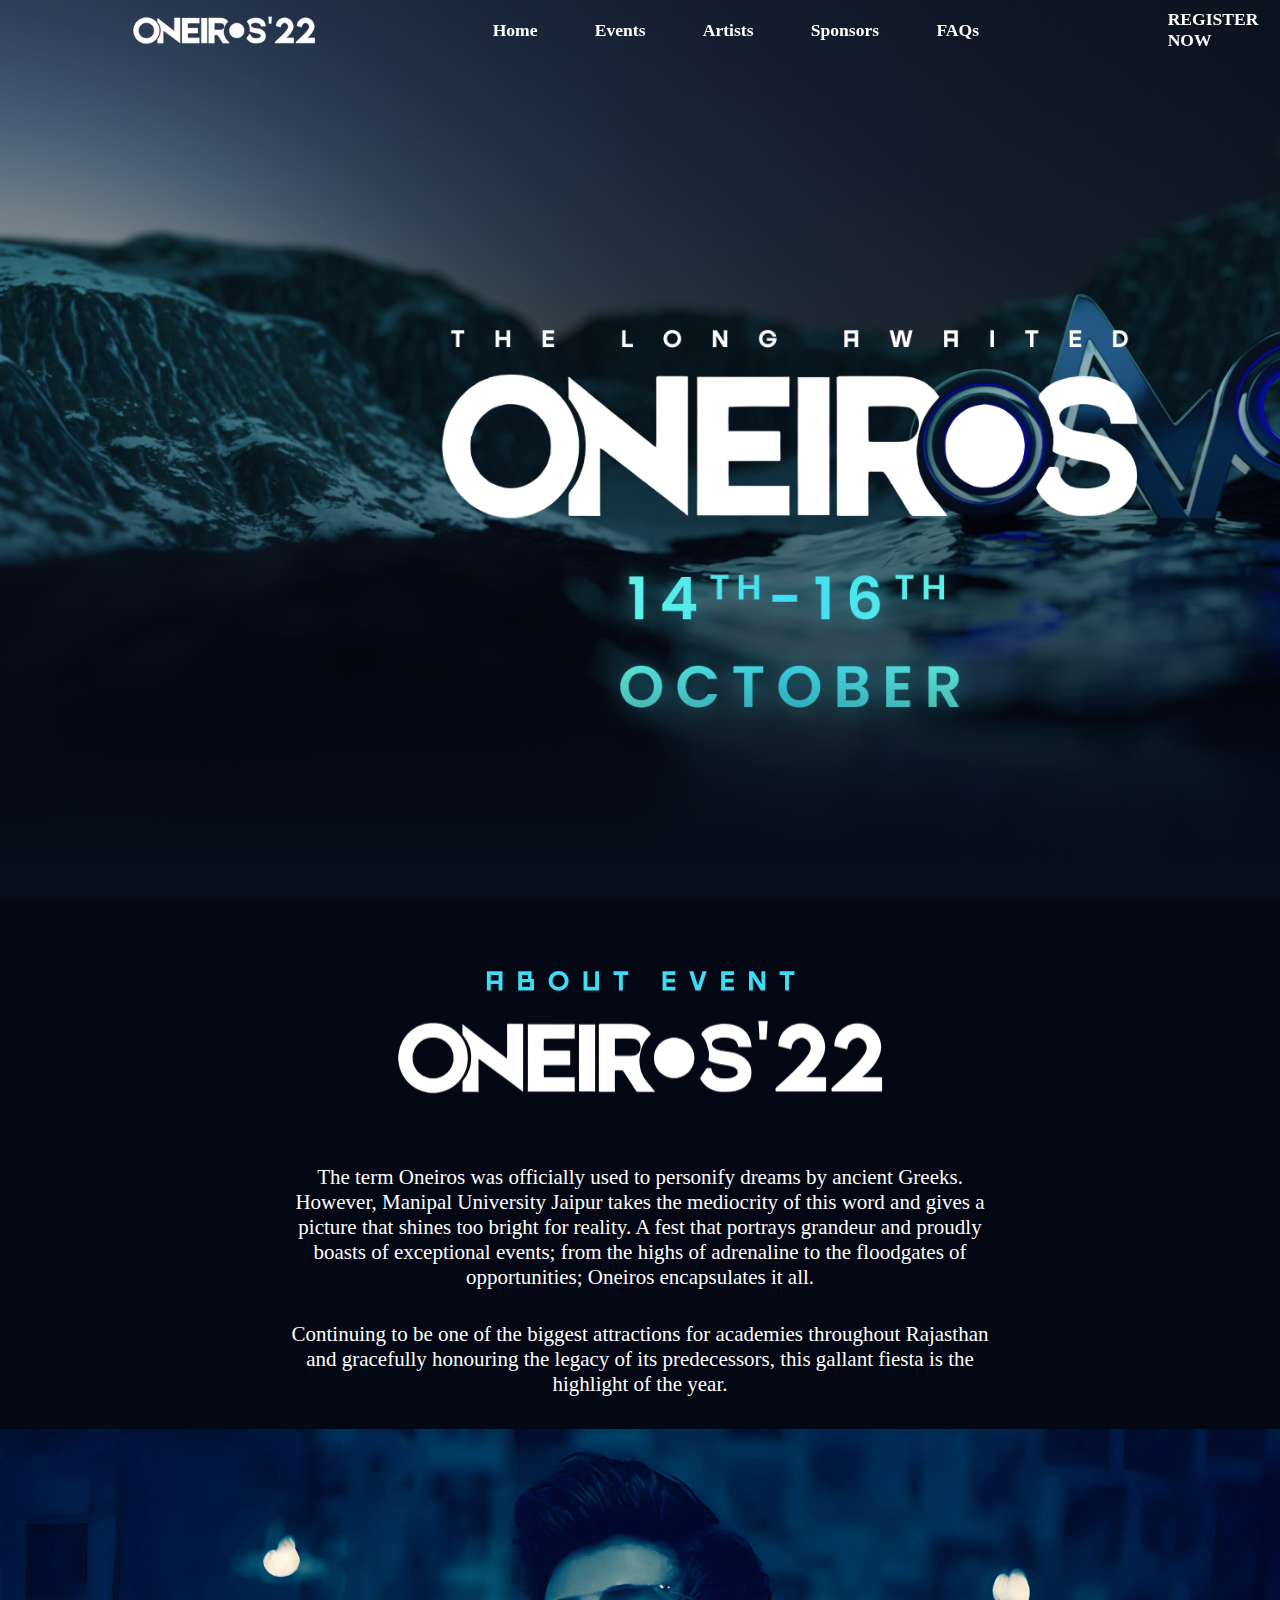
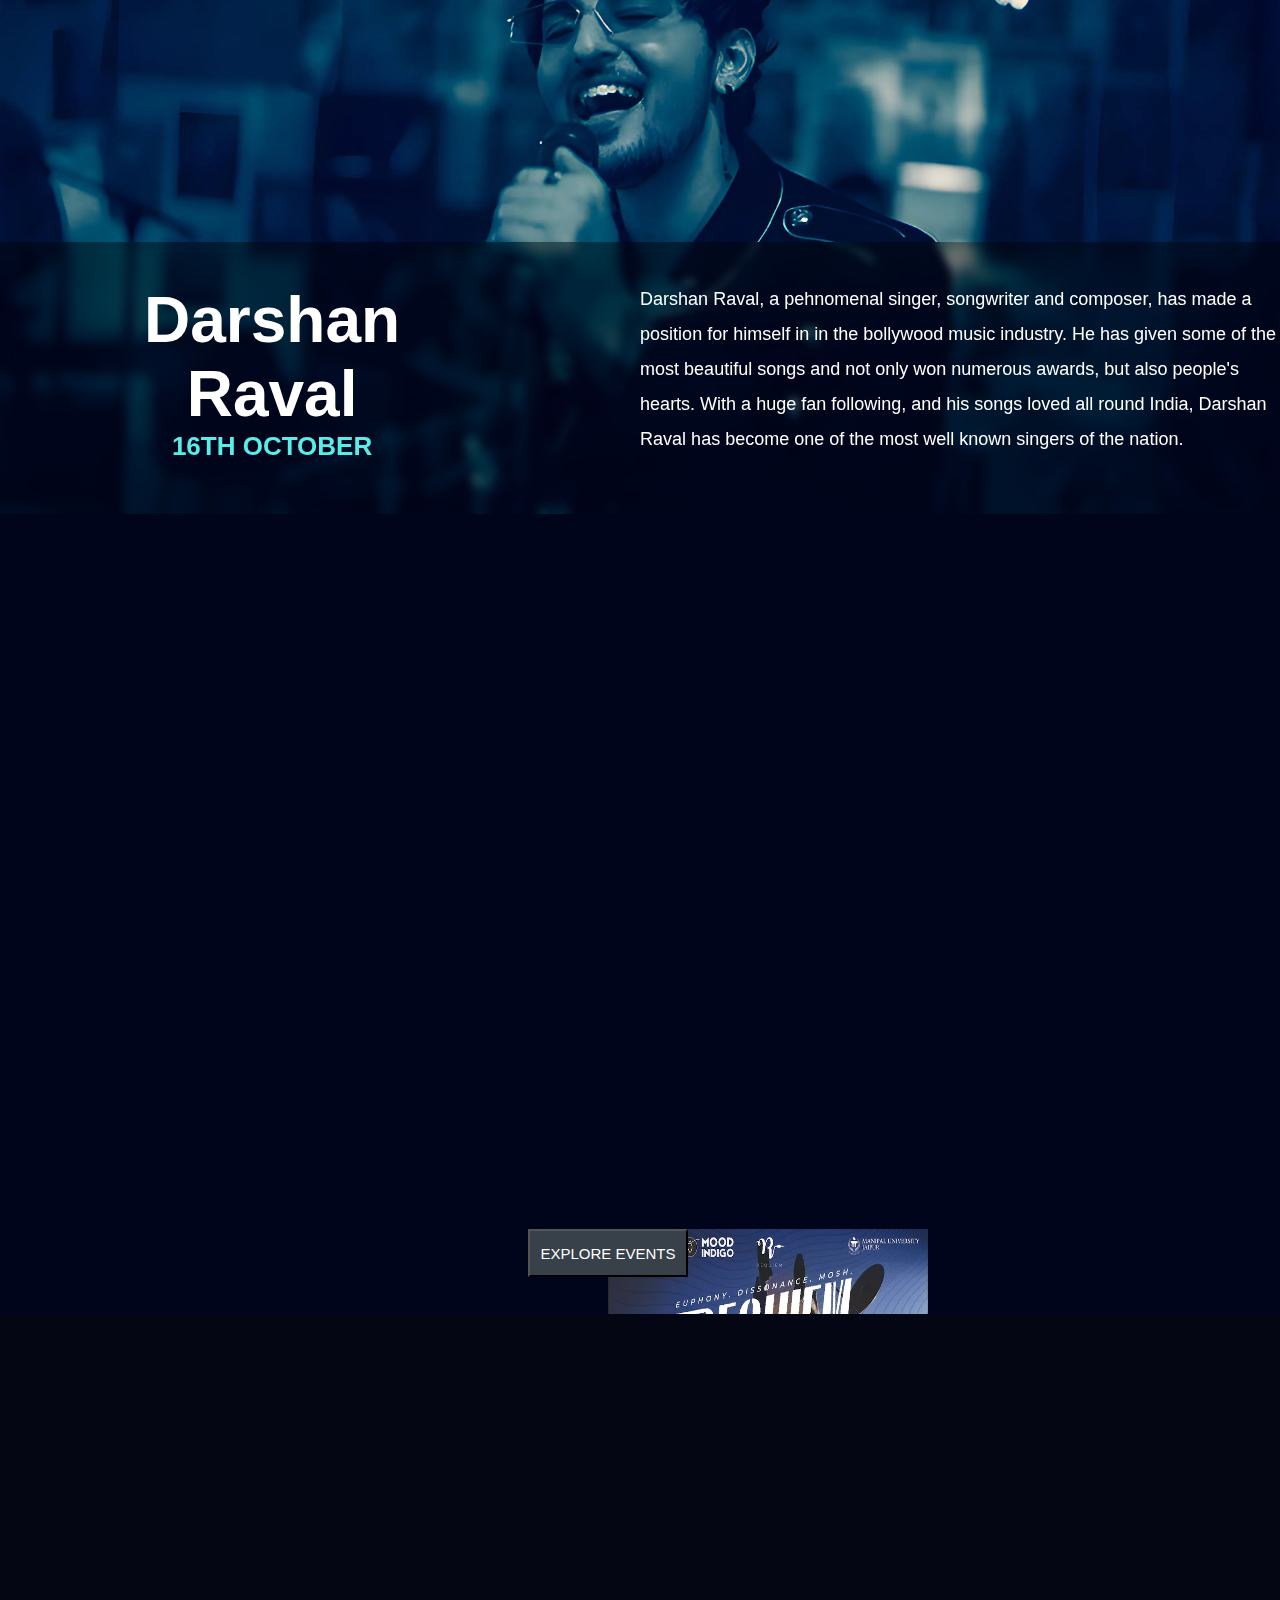
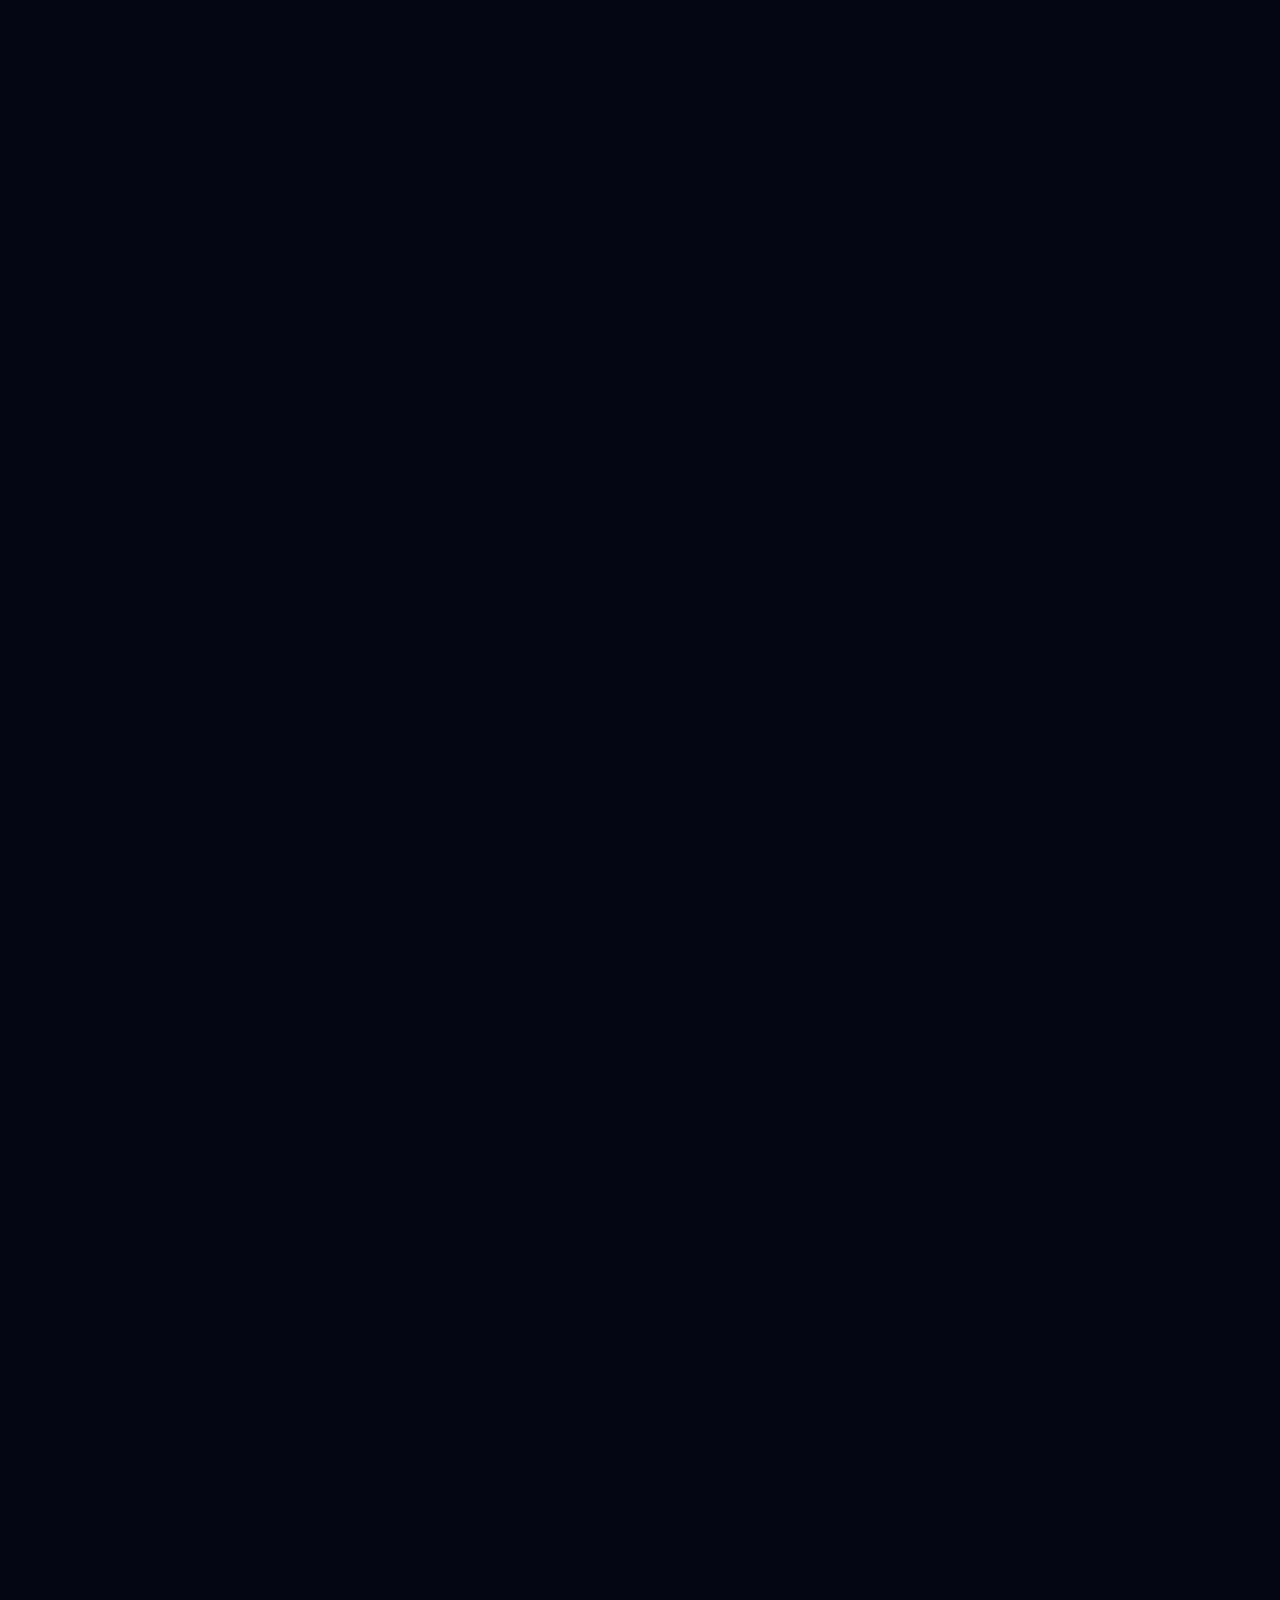
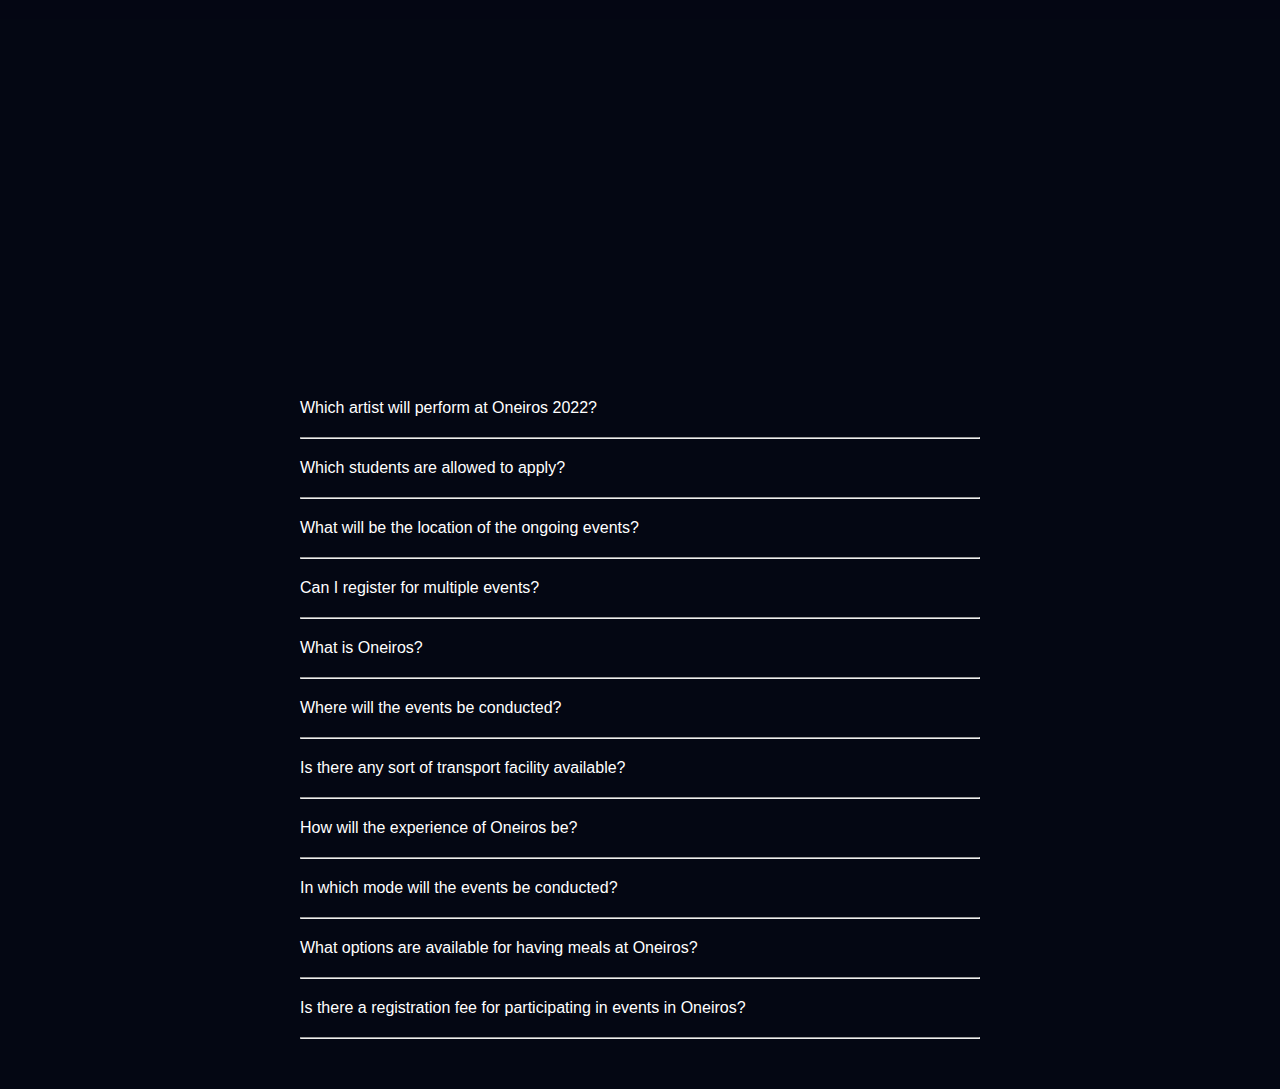
<file: index.html>
<html lang="en">
<head>
    <meta charset="UTF-8">
    <meta http-equiv="X-UA-Compatible" content="IE=edge">
    <meta name="viewport" content="width=device-width, initial-scale=1.0">
    <link rel="stylesheet" href="styles.css">
    <link rel="stylesheet" href="https://unpkg.com/aos@next/dist/aos.css" />
    <title>Onerois</title>
    <!-- -----------------------------------------------------------------------Title logo--------------------------------------------------------------------------- -->
    <link rel="apple-touch-icon" sizes="180x180" href="/Home/favicon/apple-touch-icon.png">
    <link rel="icon" type="image/png" sizes="32x32" href="/Home/favicon/favicon-32x32.png">
    <link rel="icon" type="image/png" sizes="16x16" href="/Home/favicon/favicon-16x16.png">
    <link rel="manifest" href="/Home/favicon/site.webmanifest">
</head>
<body>
    <!-- ----------------------------------------------------------------------------Main---------------------------------------------------------------------------- -->
    <div id="home">
        <nav class="navbar">
            <a href="/index.html"><img src="Home/onoLogo.webp"></a>
            <div class="nav-items">
                <a href="#home"><h3>Home</h3></a>
                <a href="#events"><h3>Events</h3></a>
                <a href="#artists"><h3>Artists</h3></a>
                <a href="#sponsors"><h3>Sponsors</h3></a>
                <a href="#FAQs" class="nav-item"><h3>FAQs</h3></a>
            </div>
            <a href="http://localhost:3000/Registration/index.php" class="register" target="_blank"><h3>REGISTER NOW</h3></a>
        </nav>
        <div class="blur"></div>
    </div>
    <!-- --------------------------------------------------------------------------About ONO------------------------------------------------------------------------- -->
    <div class="about-ono">
            <img src="About/abouteventono.6f4f7fb4.svg">
            <div class="about-ono-intro-div">
                <p>The term Oneiros was officially used to personify dreams by ancient Greeks. However, Manipal University Jaipur takes the mediocrity of this word and gives a picture that shines too bright for reality. A fest that portrays grandeur and proudly boasts of exceptional events; from the highs of adrenaline to the floodgates of opportunities; Oneiros encapsulates it all.</p>
                <p>Continuing to be one of the biggest attractions for academies throughout Rajasthan and gracefully honouring the legacy of its predecessors, this gallant fiesta is the highlight of the year.</p>
            </div>
    </div>
    <!-- ---------------------------------------------------------------------------Artists-------------------------------------------------------------------------- -->
    <div class="artists-wrap">
        <div class="artists" id="artists">
            <div class="darshanrawal">
                <img src="Artists/darshanrawal.webp">
                <div class="darshanrawal-info-div">
                    <h1 class="darshanrawal-main">Darshan<br>Raval<br><span class="darshan-date">16TH OCTOBER</span></h1>
                    <p class="darshanrawal-info">Darshan Raval, a pehnomenal singer, songwriter and composer, has made a position for himself in in the bollywood music industry. He has given some of the most beautiful songs and not only won numerous awards, but also people's hearts. With a huge fan following, and his songs loved all round India, Darshan Raval has become one of the most well known singers of the nation.</p>
                </div>
            </div>
            <div class="aerreo">
                <img src="Artists/aerreo3.webp">
                <div class="aerreo-info-div">
                    <h1 class="aerreo-main">ARREO<br><span class="aerreo-date">14TH OCTOBER</span></h1>
                    <p class="aerreo-info">Indian DJ/Producer signed on Armada Music, Cr2 Records, Starter Records And one of the very few Indian DJs to have played at the renowned Ministry of Sound Club, London. Played at the World's biggest and No.1 ranked Festival in the world - Ultra Music Festival, Miami Worked at one of the top dance music labels in the industry - Enhanced music</p>
                </div>
            </div>
            <div class="navjot">
                <img src="Artists/navjot.webp">
                <div class="navjot-info-div">
                    <h1 class="navjot-main">NAVJOT<br>AHUJA<br><span class="navjot-date">14TH OCTOBER</span></h1>
                    <p class="navjot-info">A talented vocalist and guitarist with a powerful voice making waves in the local music scene.</p>
                </div>
            </div>
        </div>
    </div>
    <!-- --------------------------------------------------------------------------Events---------------------------------------------------------------------------- -->
    <div class="events" id="events">
            <img  data-aos="fade-down" data-aos-duration="2000" data-aos-easing="ease-in-out" class="onoevents" src="Events/onoevents.webp">
            <div class="events-grid">
                <figure data-aos="slide-right" data-aos-duration="2000" data-aos-easing="ease-in-out">
                    <img class="events-photo" src="Events/cosmos.webp">
                    <figcaption class="events-photo-cap">Cosmos<br><span class="events-photo-cap-date">15th Oct | 6:00PM</span></figcaption>
                </figure>
                <figure data-aos="slide-up" data-aos-duration="2000" data-aos-easing="ease-in-out">
                    <img class="events-photo" src="Events/requiem.webp">
                    <figcaption class="events-photo-cap">Requiem<br><span class="events-photo-cap-date">14th Oct | 6:15PM</span></figcaption>
                </figure>
                <figure data-aos="slide-left" data-aos-duration="2000" data-aos-easing="ease-in-out">
                    <img class="events-photo" src="Events/destival.webp">
                    <figcaption class="events-photo-cap">Destival<br><span class="events-photo-cap-date">15th Oct | 7:30PM</span></figcaption>
                </figure>
            </div>
            <form action="/priyanshu/index.html" target="_blank" method="get">
                <button data-aos="slide-right" data-aos-easing="ease-in-out" data-aos-duration="2000" type="submit">EXPLORE EVENTS</button>
            </form>
    </div>
    <!-- --------------------------------------------------------------------------Sponsors-------------------------------------------------------------------------- -->
    <div class="Sponsors" id="sponsors">
            <img data-aos="fade-down" data-aos-duration="2000" data-aos-easing="ease-in-out" class="sponsors-img" src="Sponsors/sponsors.webp">
            <div class="sponsors-logo">
                <div data-aos="slide-right" data-aos-duration="2000" data-aos-easing="ease-in-out" class="sponsors-logo-div">
                    <a href="https://ubon.in/" target="_blank"><img class="sponsors-logo-div-img" src="Sponsors/ubon.webp"></a>
                    <a href="https://punjabibynature.in/" target="_blank"><img class="sponsors-logo-div-img" src="Sponsors/PBN_Whitw.webp"></a>
                </div>
                <div data-aos="slide-right" data-aos-duration="2000" data-aos-easing="ease-in-out" class="sponsors-logo-div">
                    <a href="https://www.ohiapp.com/" target="_blank"><img class="sponsors-logo-div-img" src="Sponsors/Ohi.webp"></a>
                    <a href="https://sleepyowl.co/" target="_blank"><img class="sponsors-logo-div-img" src="Sponsors/SleepyOwl.webp"></a>
                </div>
                <div data-aos="slide-right" data-aos-duration="2000" data-aos-easing="ease-in-out" class="sponsors-logo-div">
                    <a href="https://www.coca-colacompany.com/" target="_blank"><img class="sponsors-logo-div-img" src="Sponsors/coke.webp"></a>
                    <a href="https://www.instagram.com/aperturemuj/" target="_blank"><img class="sponsors-logo-div-img" src="Sponsors/Aperture.webp"></a>
                </div>
                <div data-aos="slide-right" data-aos-duration="2000" data-aos-easing="ease-in-out" class="sponsors-logo-div">
                    <a href="https://www.facebook.com/sasdunes/about_details" target="_blank"><img class="sponsors-logo-div-img" src="Sponsors/sas.webp"></a>
                    <a href="https://tribevibe.live/" target="_blank"><img class="sponsors-logo-div-img" src="Sponsors/tribevibelogo.webp"></a>
                </div>
                <div data-aos="slide-right" data-aos-duration="2000" data-aos-easing="ease-in-out" class="sponsors-logo-div">
                    <a href="https://www.redbull.com/in-en/" target="_blank"><img class="sponsors-logo-div-img" src="Sponsors/redbull.webp"></a>
                    <a href="https://moodi.org/" target="_blank"><img class="sponsors-logo-div-img" src="Sponsors/moodindigo.webp"></a>
                </div>
                <div data-aos="slide-right" data-aos-duration="2000" data-aos-easing="ease-in-out" class="sponsors-logo-div">    
                    <img class="sponsors-logo-div-img" src="Sponsors/rocky logo.webp">
                    <a href="https://www.dhampur.com/" target="_blank"><img class="sponsors-logo-div-img" src="Sponsors/dhampur.webp"></a>
                </div>
                <div data-aos="slide-right" data-aos-duration="2000" data-aos-easing="ease-in-out" class="sponsors-logo-div">    
                    <a href="https://ricekraft.com/" target="_blank"><img class="sponsors-logo-div-img" src="Sponsors/RiceCraft.webp"></a>
                    <a href="https://songdew.com/" target="_blank"><img class="sponsors-logo-div-img" src="Sponsors/songdew.webp"></a>
                </div>
                <div data-aos="slide-right" data-aos-duration="2000" data-aos-easing="ease-in-out" class="sponsors-logo-div">    
                    <img class="sponsors-logo-div-img" src="Sponsors/anandan.webp">
                    <a href="https://www.lordshotels.com/hotels/lords-plaza-jaipur" target="_blank"><img class="sponsors-logo-div-img" src="Sponsors/thelordplaza.webp"></a>
                    <a href="https://www.instagram.com/tattoo_tattva/?hl=en" target="_blank"><img class="sponsors-logo-div-img" src="Sponsors/tattootattva.webp"></a>
                </div>
            </div>
    </div>
    <!-- --------------------------------------------------------------------------FAQs------------------------------------------------------------------------------ -->
    <div class="FAQs" id="FAQs">
        <img data-aos="fade-down" data-aos-duration="2000" data-aos-easing="ease-in-out" class="introImage" src="Faqs/introImage.webp">
        <div class="faq-info">
            <p class="ques">Which artist will perform at Oneiros 2022?</p>
            <p class="ans">The leading light of Oneiros will be announced soon on our social media handles.</p>
            <hr>
            <p class="ques">Which students are allowed to apply?</p>
            <p class="ans">Students from all colleges across the globe are welcome to apply.</p>
            <hr>
            <p class="ques">What will be the location of the ongoing events?</p>
            <p class="ans">All participants will be informed about the time and location of the relevant events by the corresponding organizers.</p>
            <hr>
            <p class="ques">Can I register for multiple events?</p>
            <p class="ans">Yes, you can register for as many events as you want but their timings might overlap.</p>
            <hr>
            <p class="ques">What is Oneiros?</p>
            <p class="ans">Oneiros is the annual cultural fest of Manipal University Jaipur.</p>
            <hr>
            <p class="ques">Where will the events be conducted?</p>
            <p class="ans">All events will be conducted inside the University campus.</p>
            <hr>
            <p class="ques">Is there any sort of transport facility available?</p>
            <p class="ans">No, make sure to acquire tranport before attending the fest.</p>
            <hr>
            <p class="ques">How will the experience of Oneiros be?</p>
            <p class="ans">The experience will be integrating, enriching and fulfilling to say the least.</p>
            <hr>
            <p class="ques">In which mode will the events be conducted?</p>
            <p class="ans">All events will be conducted in offline mode.</p>
            <hr>
            <p class="ques">What options are available for having meals at Oneiros?</p>
            <p class="ans">There will be abundant food vendours available throughout campus during the fest.</p>
            <hr>
            <p class="ques">Is there a registration fee for participating in events in Oneiros?</p>
            <p class="ans">Refer events tab for more information.</p>
            <hr>
        </div>
    </div>
    <script src="https://unpkg.com/aos@next/dist/aos.js"></script>
    <script src="main.js"></script>
    <script>
    AOS.init();
    </script>
</body>
</html>
</file>
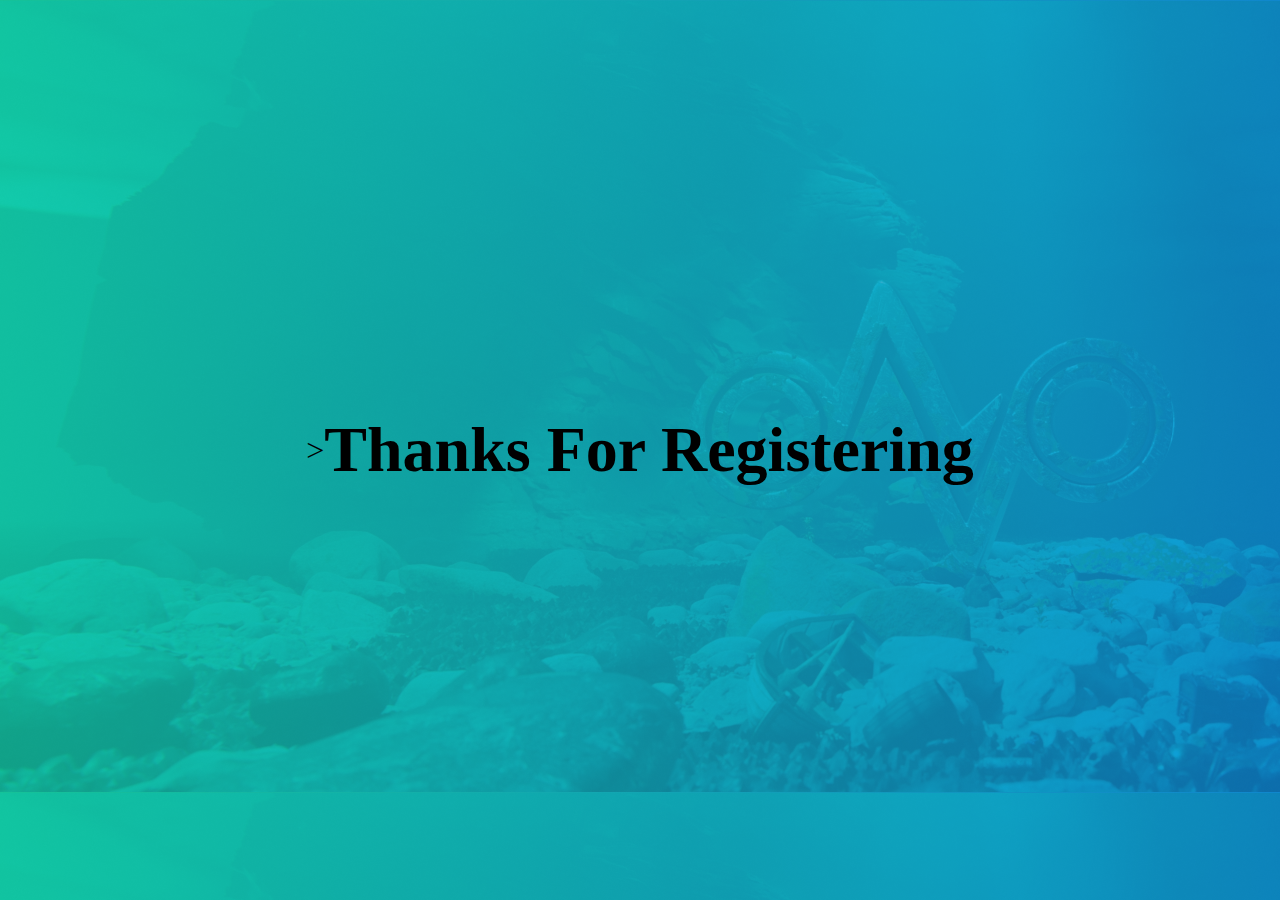
<file: End/end.html>
<!DOCTYPE html>>
<html>
    <head>
        <link href="style.css" rel="stylesheet">
    </head>
    <body>
        <div class="end">
            <h1>Thanks For Registering</h1>
        </div>
    </body>
</html>
</file>
<file: styles.css>
/* *********************************************************************Scrollbar************************************************************************************* */
::-webkit-scrollbar{
    width: 8px;
    background-color: black;
}
::-webkit-scrollbar-thumb{
    background-color: #59EDEA;
    border-radius: 20px;
}
/* ************************************************************************Main*************************************************************************************** */
*{
    margin: 0;
    padding: 0;
}
body{
    background-color: #06101c;
}
#home{
    height: 100vh;
    background-image: url(Home/bg-landing-ono.7891c75a.png);
    background-attachment: fixed;
    background-repeat: no-repeat;
    background-size: cover;
    display: flex;
}
.navbar{
    position: fixed;
    width: 100%;
    height: 60px;
    top: 0;
    bottom: 0;
    display:flex;
    align-items:center;
    z-index: 2;
}
.navbar img{
    width: 12rem;
    margin-left: 8rem;
}
.navbar img:hover{
    cursor: pointer;
}
.nav-items{
    display: flex;
    margin-left: 9rem;
    width: 42rem;
    justify-content: space-around;
}
.navbar a{
    color: white;
    font-size: 15px;
    text-decoration: none;
}
.nav-items a:hover{
    color: #59EDEA;
}
.register{
    color: #fff;
    margin-left: 10rem;
    font-size: 15px;
    text-decoration: none;
    animation: flicker 1.5s infinite alternate;
}
@keyframes flicker {
    0%,18%,22%,25%,53%,57%,to {
        text-shadow: 0 0 7px #fefefe,0 0 10px #fefefe,0 0 21px #fefefe,0 0 42px #33a2cb,0 0 82px #33a2cb,0 0 92px #33a2cb,0 0 102px #33a2cb
    }

    20%,24%,55% {
        text-shadow: none
    }
}
.blur{
    width: 100%;
    height: 15rem;
    z-index: 1;
    background: linear-gradient(rgba(0,0,0,5%),#06101c);
    align-self: flex-end;
}
/* ***********************************************************************************About Ono*********************************************************************** */
.about-ono{
    background-color: #040714;
    color: #fff;;
    display: flex;
    align-items: center;
    justify-content: center;
    flex-direction: column;
    z-index: 1;
}
.about-ono img{
    width: 32rem;
    margin-top: 4rem;
}
.about-ono-intro-div{
    margin-top: 2rem;
}
.about-ono-intro-div p{
    color: white;
    width: 44rem;
    font-size: 21px;
    margin: 2rem;
    text-align: center;
}
/* ********************************************************************************Artists**************************************************************************** */
.artists-wrap{
    width: 100%;
    overflow: hidden;
}
.artists{
    display: flex;
    width: 300%;
    position: relative;
    animation: slide 15s normal ease-in-out infinite;
}
@keyframes slide{
    0%{
        left: 0;
    }
    16.66%{
        left: 0;
    }
    33.32%{
        left: -101%;
    }
    49.98%{
        left: -101%;
    }
    66.64%{
        left: -201%;
    }
    83.30%{
        left: -201%;
    }
    100%{
        left: 0;
    }
}
/* ***************************************************************************************darshan********************************************************************* */
.darshanrawal{
    position: relative;
}
.darshanrawal img{
    width: 100vw;
}
.darshanrawal-info-div{
    background-color: rgba(0,0,0,0.4);
    width: 100%;
    height: 17rem;
    position: absolute;
    bottom: 0px;
    display: flex;
    align-items: center;
    backdrop-filter: blur(4px);
}
.darshanrawal-main{
    color: white;
    font-family: Stolzl Display,sans-serif;
    margin-left: 9rem;
    text-align: center;
    font-size: 4rem;
    margin-bottom: 10px;
}
.darshan-date{
    font-size: 26px;
    color: #59EDEA;
}
.darshanrawal-info{
    color: white;
    width: 40rem;
    height: 12rem;
    margin-left: 15rem;
    font-family: Jost,sans-serif;
    font-size: 18px;
    line-height: 35px;
}
/* ******************************************************************************aerreo******************************************************************************* */
.aerreo{
    position: relative;
}
.aerreo img{
    width: 100vw;    
}
.aerreo-info-div{
    background-color: rgba(0,0,0,0.6);
    width: 100%;
    height: 17rem;
    position: absolute;
    bottom: 0px;
    display: flex;
    align-items: center;
    backdrop-filter: blur(4px);
    
}
.aerreo-main{
    color: white;
    font-family: Stolzl Display,sans-serif;
    margin-left: 9rem;
    text-align: center;
    font-size: 4rem;
    margin-top: 8px;
}
.aerreo-date{
    font-size: 26px;
    color: #59EDEA;
}
.aerreo-info{
    color: white;
    width: 40rem;
    height: 9rem;
    margin-left: 15rem;
    font-family: Jost,sans-serif;
    font-size: 18px;
    line-height: 30px;
}
/* ******************************************************************************navjot******************************************************************************* */
.navjot{
    position: relative;
}
.navjot img{
    width: 100vw;
}
.navjot-info-div{
    background-color: rgba(0,0,0,0.4);
    width: 100%;
    height: 17rem;
    position: absolute;
    bottom: 0px;
    display: flex;
    align-items: center;
    backdrop-filter: blur(4px);
}
.navjot-main{
    color: white;
    font-family: Stolzl Display,sans-serif;
    margin-left: 9rem;
    text-align: center;
    font-size: 4rem;
    margin-bottom: 25px;
}
.navjot-date{
    font-size: 26px;
    color: #59EDEA;
}
.navjot-info{
    color: white;
    width: 40rem;
    height: 3rem;
    margin-left: 15rem;
    font-family: Jost,sans-serif;
    font-size: 22px;
    line-height: 2rem;
}
/* *******************************************************************************Events****************************************************************************** */
.events{
    background-color: #01051B;
    overflow: hidden;
    height: 50rem;
}
.onoevents{
    margin-left: 10rem;
    margin-top: 2rem;
    width: 18rem;
}
.events-grid{
    display: flex;
    flex-direction: row;
    margin-top: 2rem;
}
.events-photo{
    width: 20rem;
    height: 25rem;
    margin-left: 9rem;
}
.events-photo-cap{
    color: white;
    margin-top: 2rem;
    font-family: Montserrat,sans-serif;
    font-size: 20px;
    margin-bottom: 7rem;
    margin-left: 9rem;
}
.events-photo-cap-date{
    color: #A5C1D1;
}
.events button{
    margin-left: 43rem;    
    background-color: #384049;
    color: white;
    width: 10rem;
    height: 3rem;
    font-size: 15px;
}
.events button:hover{
    cursor: pointer;
}
/* **************************************************************************Sponsors********************************************************************************* */
.sponsors{
    background-color: rgb(4,6,19);
}
.sponsors-img{
    width: 100%;
}
.sponsors-logo{
    display: flex;
    flex-direction: column;
}
.sponsors-logo-div{
    display: flex;
    flex-direction: row;
    align-items: center;
    justify-content: space-around;
    margin-bottom: 4rem;
    width: 100%;
}
.sponsors-logo-div-img{
    width: 12rem;
}
/* ************************************************************************FAQs*************************************************************************************** */
#FAQs{
    background-color: #040713;
}
.introImage{
    width: 100%;
}
#FAQs p{
    font-family: Roboto,sans-serif;
}
.faq-info{
    margin-left: 300px;
    margin-right: 300px;
    margin-top: 150px;
    padding-bottom: 50px;
}
.ques{
    margin-bottom: 20px;
    cursor: pointer;
    margin-top: 20px;
    color: #FFFFFF;
}
.ans{
    display: none;
    margin-bottom: 5px;
    color: #c3c8c9;
}
</file>
<file: End/style.css>
*{
    padding: 0;
    margin: 0;
}
body{
    background-image: url(footerImage.957e389c.png);
    height: 100vh;
    display: flex;
    justify-content: center;
    align-items: center;
    font-size: 2rem;
}
</file>
